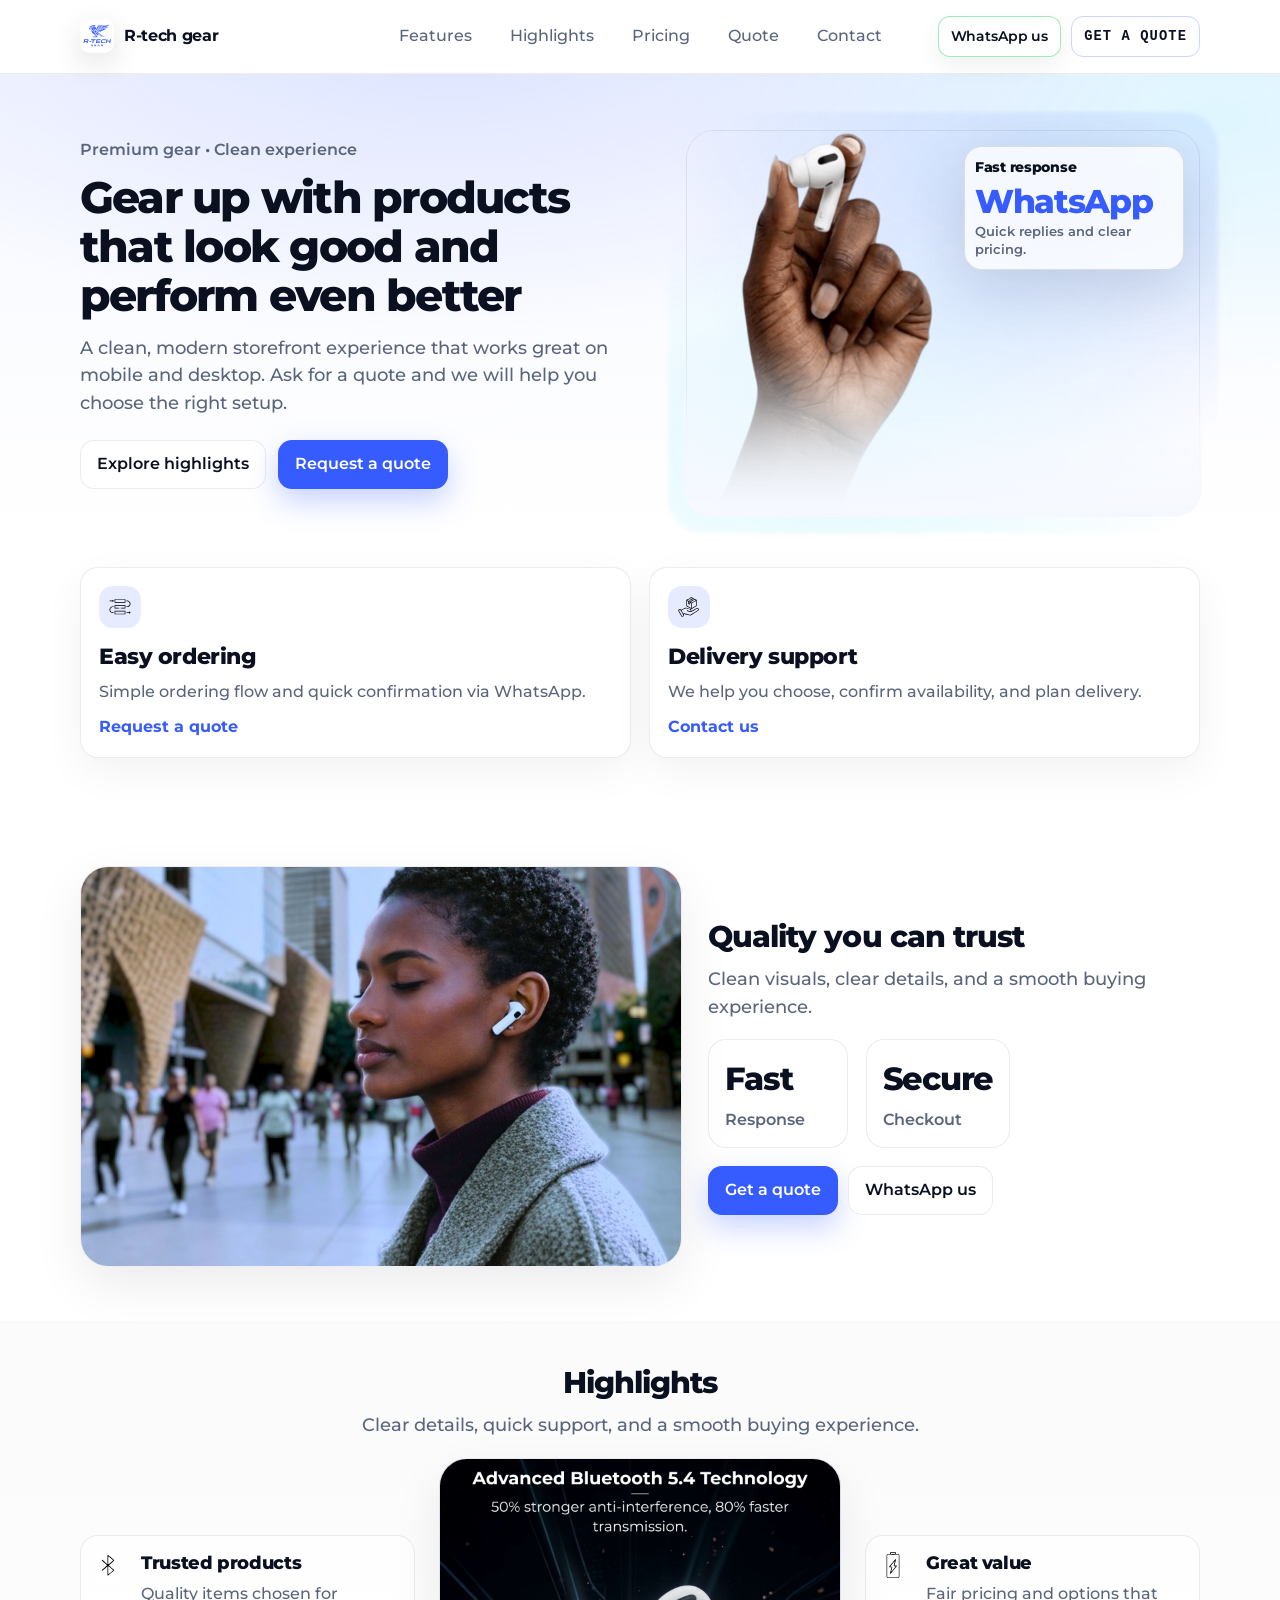
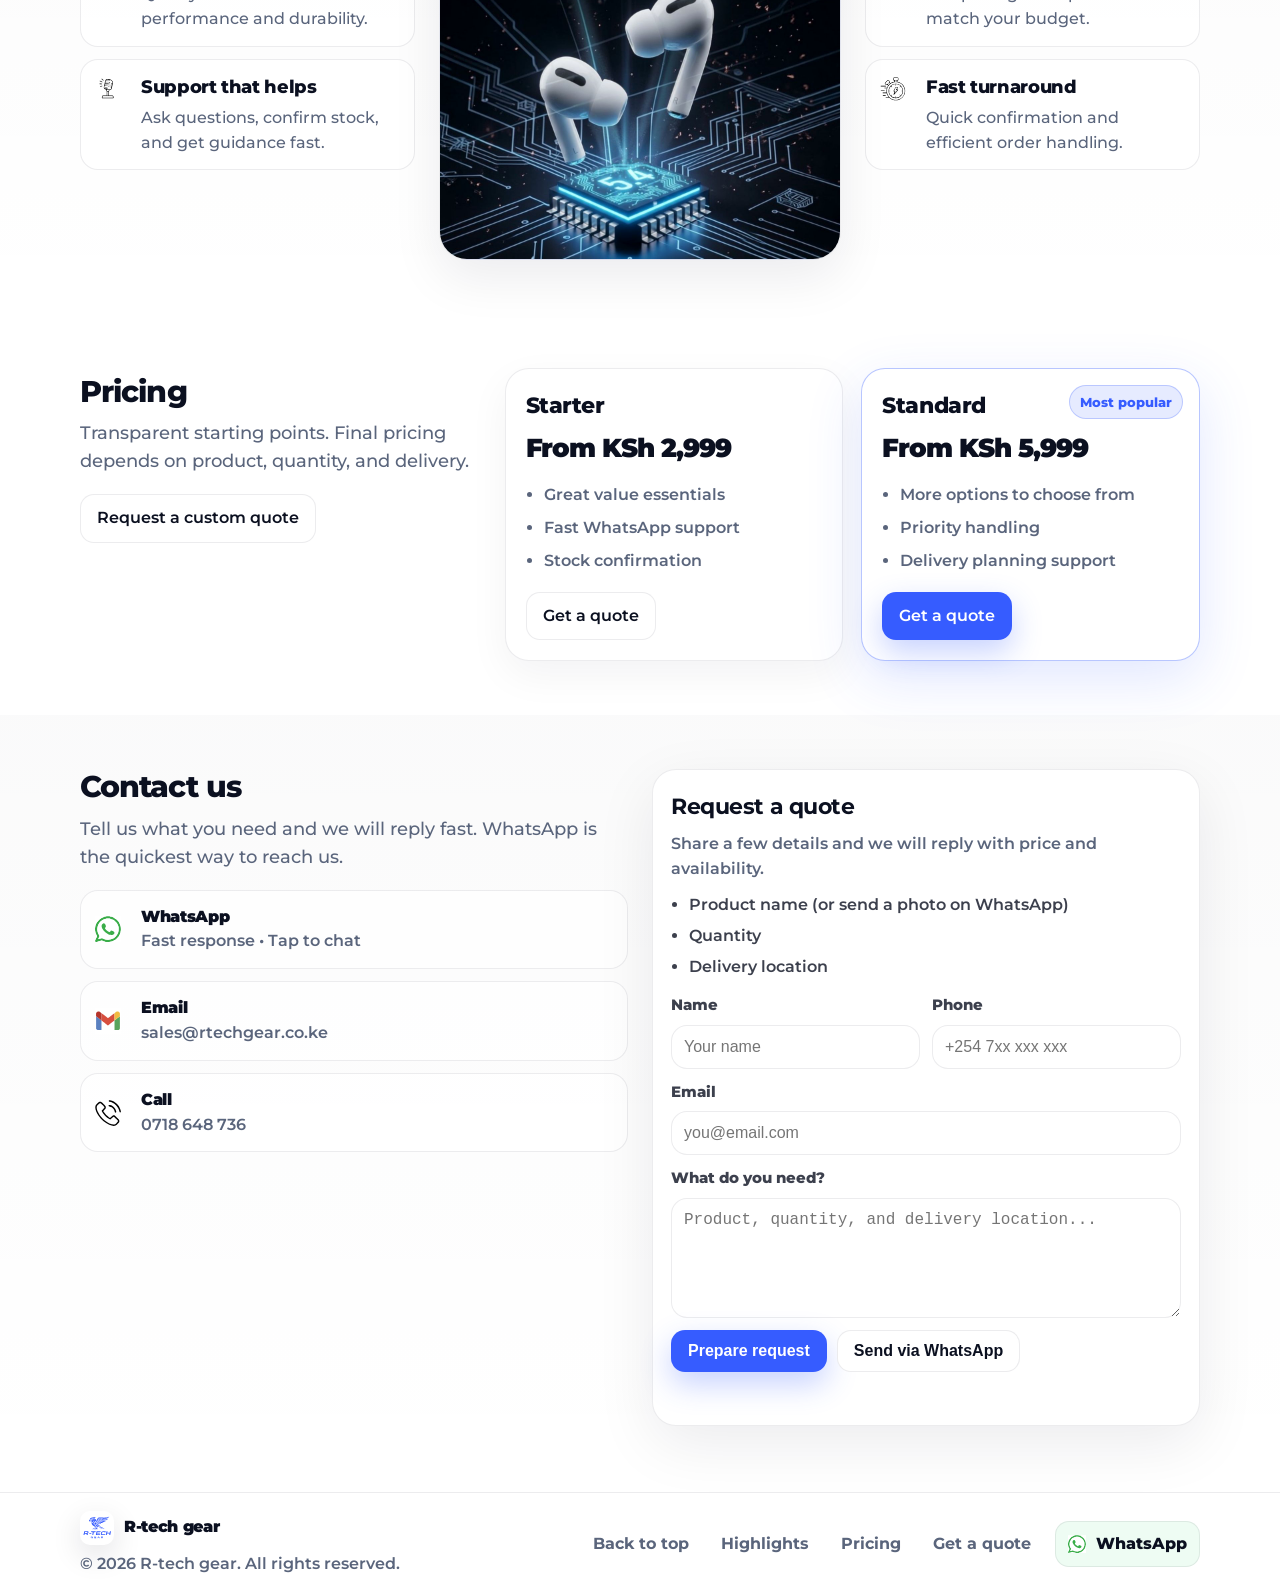
<file: index.html>
﻿<!doctype html>
<html lang="en">
  <head>
    <meta charset="UTF-8" />
    <meta name="viewport" content="width=device-width, initial-scale=1.0" />
    <title>R-tech gear</title>
    <meta name="description" content="R-tech gear - quality gear and accessories. Request a quote or contact us on WhatsApp." />
    <link rel="icon" href="assets/icons/favicon.svg?v=3" type="image/svg+xml" />
    <link rel="icon" href="assets/icons/rtechgear_favicon.ico?v=3" type="image/x-icon" />
    <link rel="preconnect" href="https://fonts.googleapis.com" />
    <link rel="preconnect" href="https://fonts.gstatic.com" crossorigin />
    <link
      href="https://fonts.googleapis.com/css2?family=Montserrat:wght@400;500;600;700;800&display=swap"
      rel="stylesheet"
    />
    <link rel="stylesheet" href="styles.css" />
  </head>
  <body>
    <a class="skip-link" href="#main">Skip to content</a>

    <header class="header" id="top">
      <div class="container header__inner">
        <a class="brand" href="#top" aria-label="R-tech gear home">
          <img class="brand__logo" src="assets/icons/logo.svg" alt="R-tech gear logo" width="34" height="34" />
          <span class="brand__name">R-tech gear</span>
        </a>

        <nav class="nav" aria-label="Primary">
          <button class="nav__toggle" id="navToggle" aria-expanded="false" aria-controls="navMenu">
            <span class="nav__toggleLines" aria-hidden="true"></span>
            <span class="sr-only">Open menu</span>
          </button>
          <div class="nav__menu" id="navMenu">
            <a class="nav__link" href="#features">Features</a>
            <a class="nav__link" href="#highlights">Highlights</a>
            <a class="nav__link" href="#pricing">Pricing</a>
            <a class="nav__link" href="#quote">Quote</a>
            <a class="nav__link" href="#contact">Contact</a>
            <div class="nav__ctaMobile" aria-label="Quick actions">
              <a class="btn btn--wa" id="whatsAppUsNav" href="#" target="_blank" rel="noreferrer">WhatsApp us</a>
              <a class="btn btn--primary" href="#pricing">Get pricing</a>
            </div>
          </div>
        </nav>

        <div class="header__cta">
          <a class="btn btn--sm btn--wa" id="whatsAppUsTop" href="#" target="_blank" rel="noreferrer">WhatsApp us</a>
          <a class="btn btn--sm btn--quote" id="getQuoteTop" href="#quote">Get a quote</a>
        </div>
      </div>
    </header>

    <main id="main">
      <section class="hero">
        <div class="container hero__grid">
          <div class="hero__copy">
            <p class="eyebrow">Premium gear • Clean experience</p>
            <h1 class="hero__title">Gear up with products that look good and perform even better</h1>
            <p class="hero__subtitle">A clean, modern storefront experience that works great on mobile and desktop. Ask for a quote and we will help you choose the right setup.</p>
            <div class="hero__actions">
              <a class="btn btn--ghost" href="#highlights">Explore highlights</a>
              <a class="btn btn--primary" href="#pricing">Request a quote</a>
            </div>
          </div>

          <div class="hero__media hero__media--fade" aria-label="Product hero image">
            <div class="media-badge" aria-hidden="true">
              <div class="media-badge__title">Fast response</div>
              <div class="media-badge__spec">WhatsApp</div>
              <div class="media-badge__text">Quick replies and clear pricing.</div>
            </div>
            <img src="assets/images/hero-product.png" alt="Product image" width="1200" height="1200" loading="eager" />
          </div>
        </div>
      </section>

      <section class="feature-row" id="features">
        <div class="container feature-row__grid">
          <article class="card card--feature">
            <div class="card__icon" aria-hidden="true"><img src="assets/icons/phone.svg?v=3" alt="" /></div>
            <h3 class="card__title">Easy ordering</h3>
            <p class="card__text">Simple ordering flow and quick confirmation via WhatsApp.</p>
            <a class="card__link" href="#quote">Request a quote</a>
          </article>

          <article class="card card--feature">
            <div class="card__icon" aria-hidden="true"><img src="assets/icons/gps.svg?v=3" alt="" /></div>
            <h3 class="card__title">Delivery support</h3>
            <p class="card__text">We help you choose, confirm availability, and plan delivery.</p>
            <a class="card__link" href="#contact">Contact us</a>
          </article>
        </div>
      </section>

      <section class="split">
        <div class="container split__grid">
          <div class="split__media">
            <img src="assets/images/section-band.jpg" alt="Product image" width="1200" height="1200" loading="lazy" />
          </div>
          <div class="split__copy">
            <h2 class="section-title">Quality you can trust</h2>
            <p class="section-subtitle">Clean visuals, clear details, and a smooth buying experience.</p>
            <div class="stats">
              <div class="stat"><div class="stat__value">Fast</div><div class="stat__label">Response</div></div>
              <div class="stat"><div class="stat__value">Secure</div><div class="stat__label">Checkout</div></div>
            </div>
            <div class="split__actions">
              <a class="btn btn--primary" href="#quote">Get a quote</a>
              <a class="btn btn--ghost" id="whatsAppUsMid" href="#" target="_blank" rel="noreferrer">WhatsApp us</a>
            </div>
          </div>
        </div>
      </section>

      <section class="services" id="highlights">
        <div class="container">
          <header class="section-head">
            <h2 class="section-title">Highlights</h2>
            <p class="section-subtitle">Clear details, quick support, and a smooth buying experience.</p>
          </header>

          <div class="services__grid">
            <div class="services__list">
              <div class="icon-row">
                <img src="assets/icons/fitness.svg" alt="" aria-hidden="true" />
                <div>
                  <h3 class="icon-row__title">Trusted products</h3>
                  <p class="icon-row__text">Quality items chosen for performance and durability.</p>
                </div>
              </div>
              <div class="icon-row">
                <img src="assets/icons/heart.svg" alt="" aria-hidden="true" />
                <div>
                  <h3 class="icon-row__title">Support that helps</h3>
                  <p class="icon-row__text">Ask questions, confirm stock, and get guidance fast.</p>
                </div>
              </div>
            </div>

            <div class="services__product" aria-label="Highlights gallery">
              <div class="carousel" id="highlightsCarousel" aria-label="Highlights slider">
                <div class="carousel__track" tabindex="0">
                  <div class="carousel__slide">
                    <img src="assets/images/center-product.jpg" alt="Highlight image 1" width="1200" height="1200" loading="lazy" />
                  </div>
                  <div class="carousel__slide">
                    <img src="assets/images/section-band.jpg" alt="Highlight image 2" width="1200" height="1200" loading="lazy" />
                  </div>
                  <div class="carousel__slide">
                    <img src="assets/images/hero-product.jpg" alt="Highlight image 3" width="1200" height="1200" loading="lazy" />
                  </div>
                </div>
              </div>
            </div>

            <div class="services__list">
              <div class="icon-row">
                <img src="assets/icons/battery.svg" alt="" aria-hidden="true" />
                <div>
                  <h3 class="icon-row__title">Great value</h3>
                  <p class="icon-row__text">Fair pricing and options that match your budget.</p>
                </div>
              </div>
              <div class="icon-row">
                <img src="assets/icons/alarm.svg" alt="" aria-hidden="true" />
                <div>
                  <h3 class="icon-row__title">Fast turnaround</h3>
                  <p class="icon-row__text">Quick confirmation and efficient order handling.</p>
                </div>
              </div>
            </div>
          </div>
        </div>
      </section>

      <section class="pricing" id="pricing">
        <div class="container pricing__grid">
          <div class="pricing__intro">
            <h2 class="section-title">Pricing</h2>
            <p class="section-subtitle">Transparent starting points. Final pricing depends on product, quantity, and delivery.</p>
            <a class="btn btn--ghost" href="#quote">Request a custom quote</a>
          </div>

          <article class="plan">
            <h3 class="plan__name">Starter</h3>
            <div class="plan__price">From KSh 2,999</div>
            <ul class="plan__list">
              <li>Great value essentials</li>
              <li>Fast WhatsApp support</li>
              <li>Stock confirmation</li>
            </ul>
            <a class="btn btn--ghost" href="#quote">Get a quote</a>
          </article>

          <article class="plan plan--highlight">
            <div class="plan__badge">Most popular</div>
            <h3 class="plan__name">Standard</h3>
            <div class="plan__price">From KSh 5,999</div>
            <ul class="plan__list">
              <li>More options to choose from</li>
              <li>Priority handling</li>
              <li>Delivery planning support</li>
            </ul>
            <a class="btn btn--primary" href="#quote">Get a quote</a>
          </article>
        </div>
      </section>

      <section class="contact" id="contact">
        <div class="container contact__grid">
          <div>
            <h2 class="section-title">Contact us</h2>
            <p class="section-subtitle">Tell us what you need and we will reply fast. WhatsApp is the quickest way to reach us.</p>

            <div class="contact-cards">
              <a class="contact-card" id="waCardLink" href="#" target="_blank" rel="noreferrer">
                <img src="assets/icons/whatsapp.svg" alt="" aria-hidden="true" />
                <div>
                  <div class="contact-card__title">WhatsApp</div>
                  <div class="contact-card__text">Fast response • Tap to chat</div>
                </div>
              </a>
              <a class="contact-card" href="mailto:sales@rtechgear.co.ke">
                <img src="assets/icons/mail.svg" alt="" aria-hidden="true" />
                <div>
                  <div class="contact-card__title">Email</div>
                  <div class="contact-card__text">sales@rtechgear.co.ke</div>
                </div>
              </a>
              <a class="contact-card" href="tel:+254718648736">
                <img src="assets/icons/contact.svg" alt="" aria-hidden="true" />
                <div>
                  <div class="contact-card__title">Call</div>
                  <div class="contact-card__text">0718 648 736</div>
                </div>
              </a>
            </div>
          </div>

          <form class="form" id="quote" autocomplete="on">
            <h3 class="form__title">Request a quote</h3>
            <p class="form__lede">Share a few details and we will reply with price and availability.</p>
            <ul class="form__bullets" aria-label="What to include">
              <li>Product name (or send a photo on WhatsApp)</li>
              <li>Quantity</li>
              <li>Delivery location</li>
            </ul>
            <div class="form__row">
              <label class="field"><span class="field__label">Name</span><input class="field__input" name="name" type="text" placeholder="Your name" required /></label>
              <label class="field"><span class="field__label">Phone</span><input class="field__input" name="phone" type="tel" placeholder="+254 7xx xxx xxx" required /></label>
            </div>
            <label class="field"><span class="field__label">Email</span><input class="field__input" name="email" type="email" placeholder="you@email.com" /></label>
            <label class="field">
              <span class="field__label">What do you need?</span>
              <textarea class="field__input field__input--area" name="message" rows="5" placeholder="Product, quantity, and delivery location..." required></textarea>
            </label>
            <div class="form__actions">
              <button class="btn btn--primary" type="submit">Prepare request</button>
              <button class="btn btn--ghost" id="sendViaWhatsApp" type="button">Send via WhatsApp</button>
            </div>
            <p class="form__hint" id="formHint" role="status" aria-live="polite"></p>
          </form>
        </div>
      </section>
    </main>

    <footer class="footer">
      <div class="container footer__inner">
        <div class="footer__left">
          <div class="footer__brand">
            <img class="footer__logo" src="assets/icons/logo.svg" alt="" aria-hidden="true" width="34" height="34" />
            <span>R-tech gear</span>
          </div>
          <div class="footer__muted">© <span id="year"></span> R-tech gear. All rights reserved.</div>
        </div>
        <div class="footer__right">
          <div class="footer__links" aria-label="Footer links">
            <a class="footer__link" href="#top">Back to top</a>
            <a class="footer__link" href="#highlights">Highlights</a>
            <a class="footer__link" href="#pricing">Pricing</a>
            <a class="footer__link" href="#quote">Get a quote</a>
          </div>
          <a class="footer__cta" id="waFooterLink" href="#" target="_blank" rel="noreferrer">
            <img src="assets/icons/whatsapp.svg" alt="" aria-hidden="true" />
            <span>WhatsApp</span>
          </a>
        </div>
      </div>
    </footer>
    <script src="main.js"></script>
  </body>
</html>
</file>
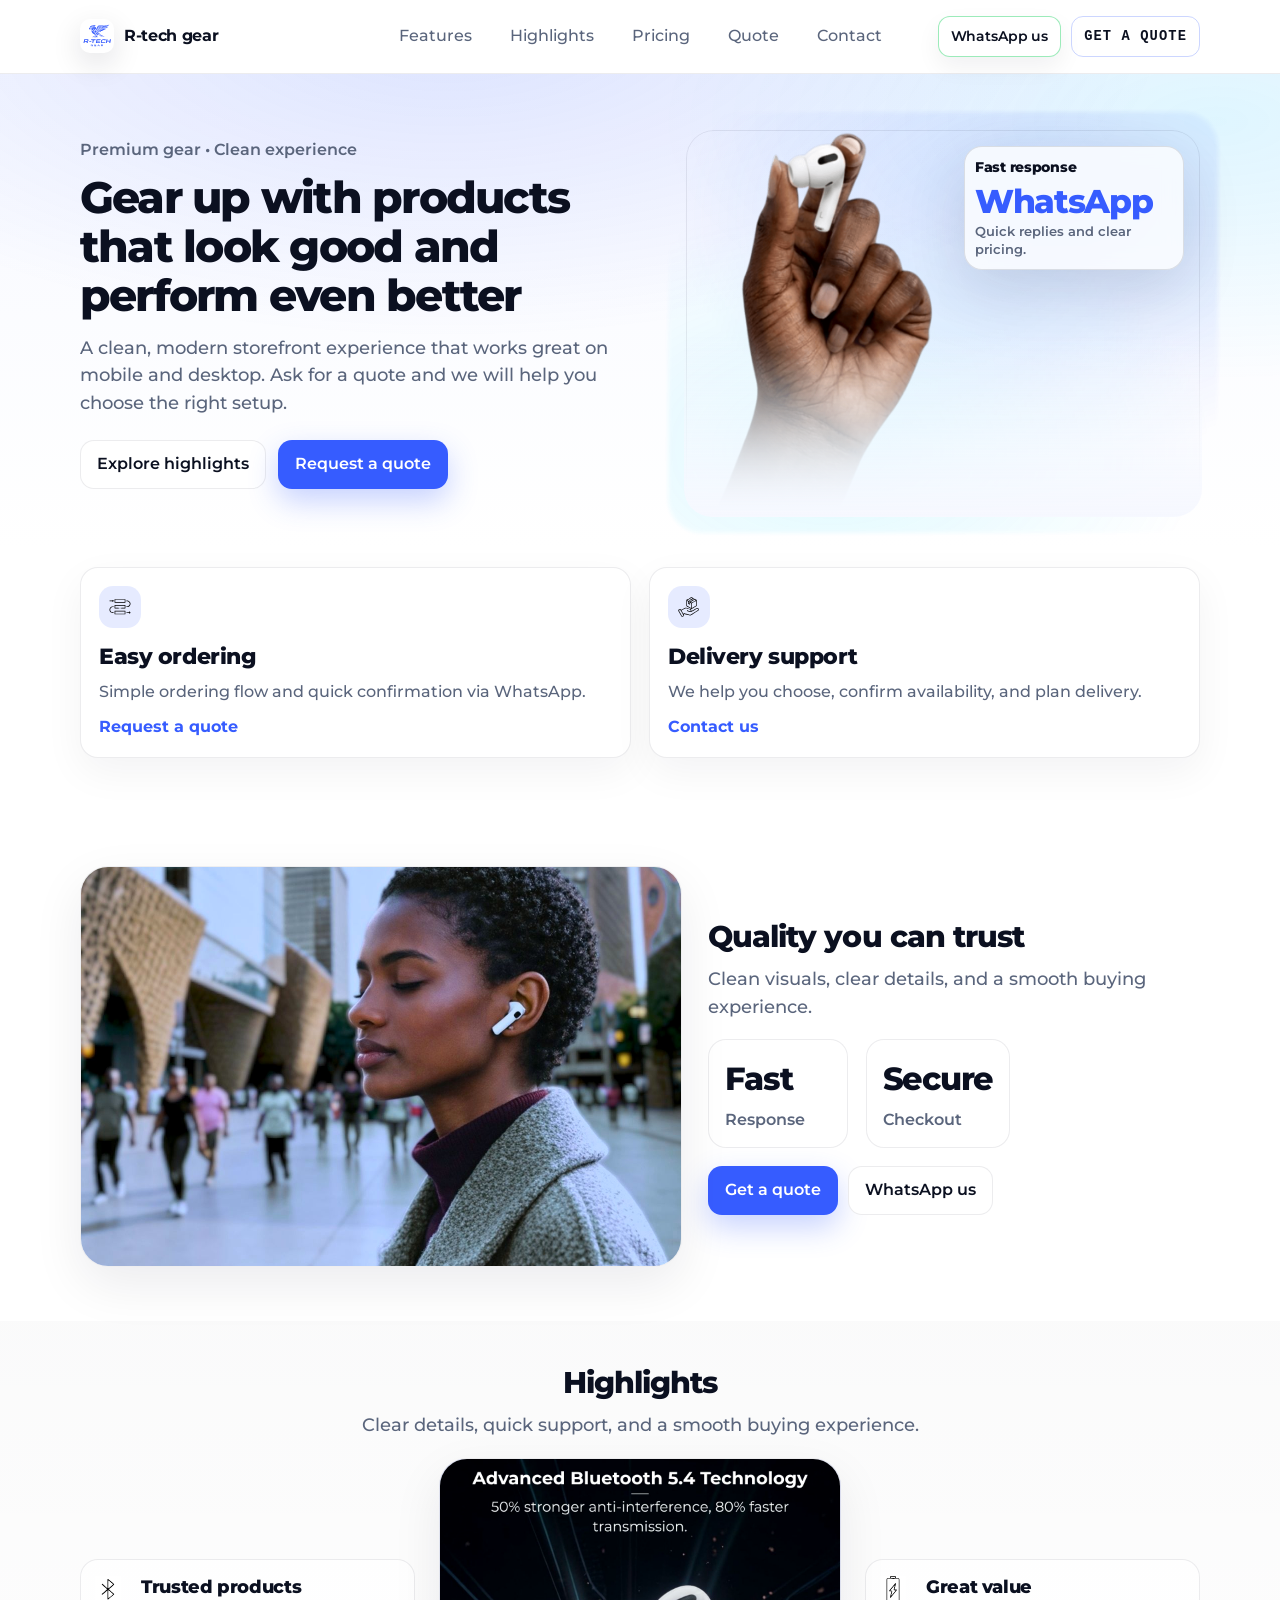
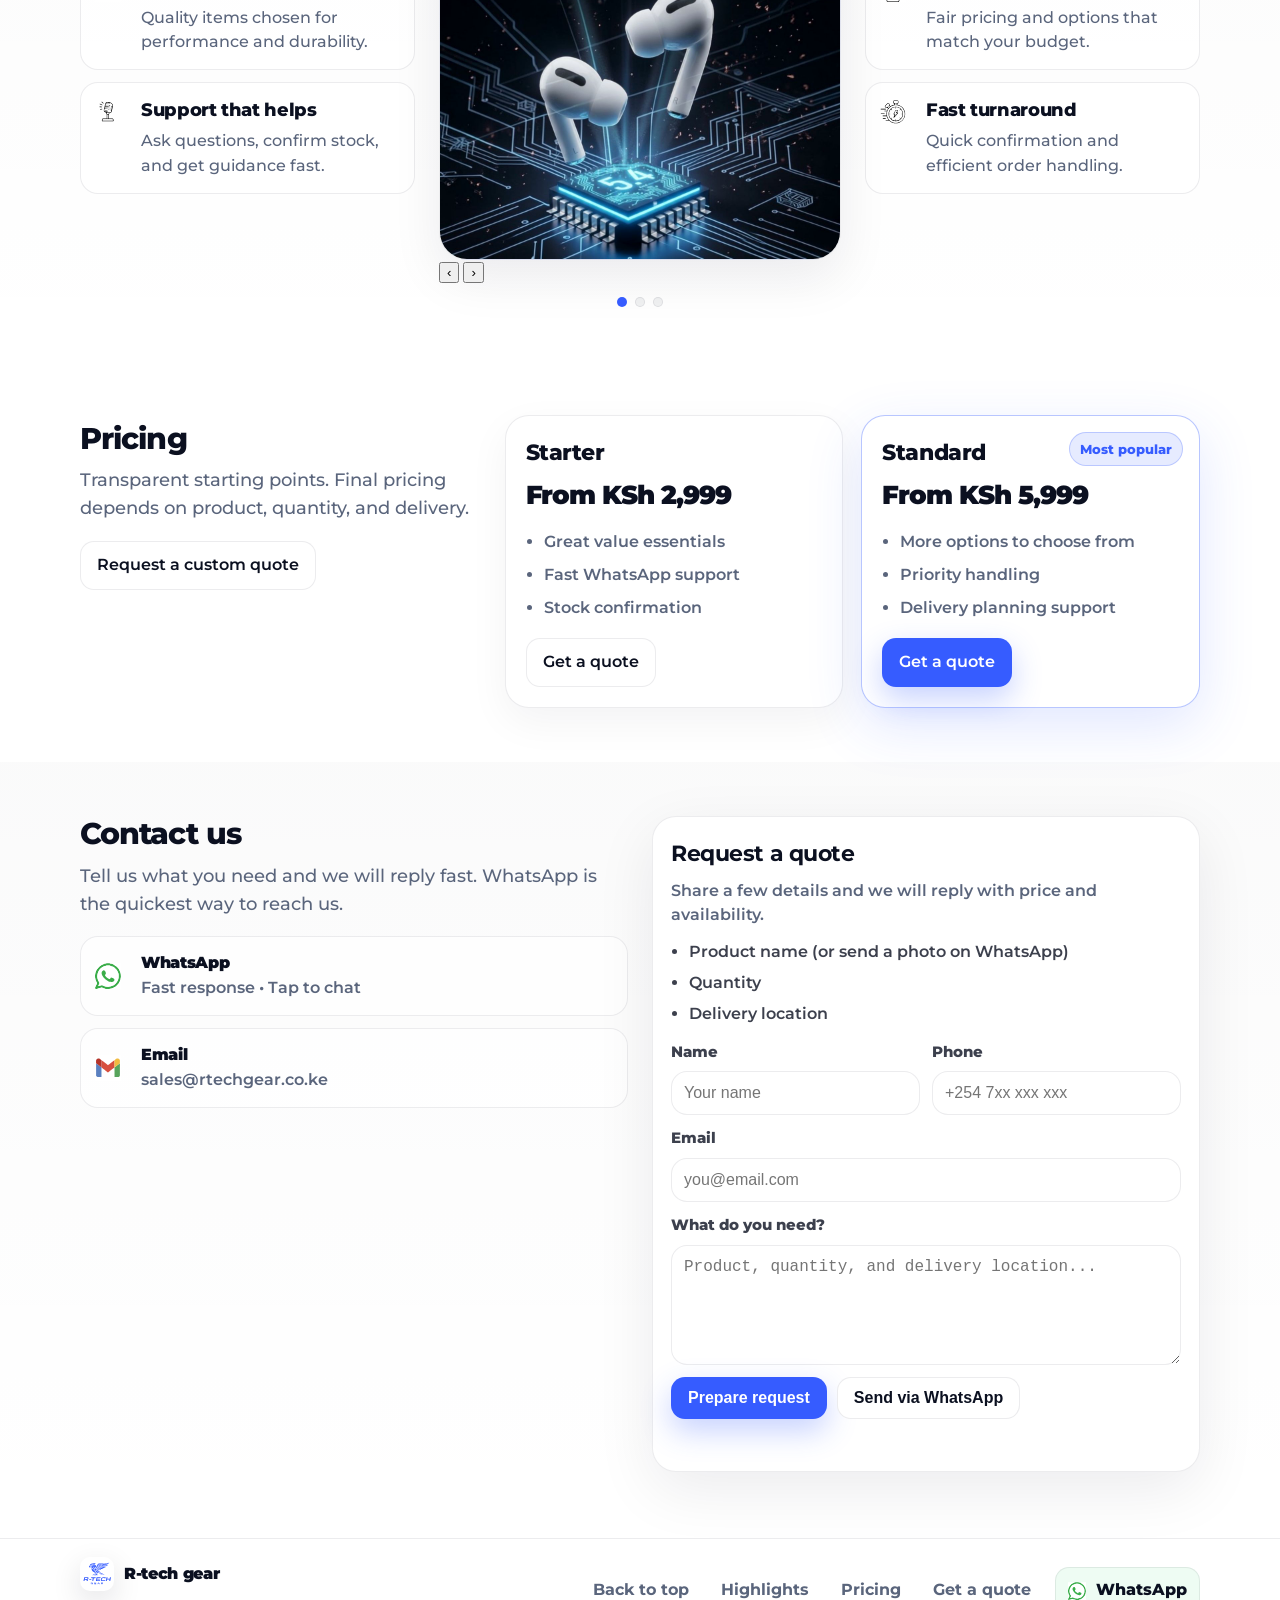
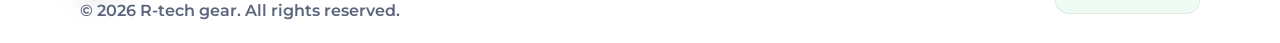
<file: index.hero2.html>
﻿<!doctype html>
<html lang="en">
  <head>
    <meta charset="UTF-8" />
    <meta name="viewport" content="width=device-width, initial-scale=1.0" />
    <title>R-tech gear</title>
    <meta name="description" content="R-tech gear - quality gear and accessories. Request a quote or contact us on WhatsApp." />
    <link rel="icon" href="assets/icons/favicon.svg" type="image/svg+xml" />
    <link rel="icon" href="assets/icons/rtechgear_favicon.ico" type="image/x-icon" />
    <link rel="preconnect" href="https://fonts.googleapis.com" />
    <link rel="preconnect" href="https://fonts.gstatic.com" crossorigin />
    <link
      href="https://fonts.googleapis.com/css2?family=Montserrat:wght@400;500;600;700;800&display=swap"
      rel="stylesheet"
    />
    <link rel="stylesheet" href="styles.css" />
  </head>
  <body>
    <a class="skip-link" href="#main">Skip to content</a>

    <header class="header" id="top">
      <div class="container header__inner">
        <a class="brand" href="#top" aria-label="R-tech gear home">
          <img class="brand__logo" src="assets/icons/logo.svg" alt="R-tech gear logo" width="34" height="34" />
          <span class="brand__name">R-tech gear</span>
        </a>

        <nav class="nav" aria-label="Primary">
          <button class="nav__toggle" id="navToggle" aria-expanded="false" aria-controls="navMenu">
            <span class="nav__toggleLines" aria-hidden="true"></span>
            <span class="sr-only">Open menu</span>
          </button>
          <div class="nav__menu" id="navMenu">
            <a class="nav__link" href="#features">Features</a>
            <a class="nav__link" href="#highlights">Highlights</a>
            <a class="nav__link" href="#pricing">Pricing</a>
            <a class="nav__link" href="#quote">Quote</a>
            <a class="nav__link" href="#contact">Contact</a>
          </div>
        </nav>

        <div class="header__cta">
          <a class="btn btn--sm btn--wa" id="whatsAppUsTop" href="#" target="_blank" rel="noreferrer">WhatsApp us</a>
          <a class="btn btn--sm btn--quote" id="getQuoteTop" href="#quote">Get a quote</a>
        </div>
      </div>
    </header>

    <main id="main">
      <section class="hero">
        <div class="container hero__grid">
          <div class="hero__copy">
            <p class="eyebrow">Premium gear • Clean experience</p>
            <h1 class="hero__title">Gear up with products that look good and perform even better</h1>
            <p class="hero__subtitle">A clean, modern storefront experience that works great on mobile and desktop. Ask for a quote and we will help you choose the right setup.</p>
            <div class="hero__actions">
              <a class="btn btn--ghost" href="#highlights">Explore highlights</a>
              <a class="btn btn--primary" href="#quote">Request a quote</a>
            </div>
          </div>

          <div class="hero__media hero__media--fade" aria-label="Product hero image">
            <div class="media-badge" aria-hidden="true">
              <div class="media-badge__title">Fast response</div>
              <div class="media-badge__spec">WhatsApp</div>
              <div class="media-badge__text">Quick replies and clear pricing.</div>
            </div>
            <img src="assets/images/hero-product.png" alt="Product image" width="1200" height="1200" loading="eager" />
          </div>
        </div>
      </section>

      <section class="feature-row" id="features">
        <div class="container feature-row__grid">
          <article class="card card--feature">
            <div class="card__icon" aria-hidden="true"><img src="assets/icons/phone.svg" alt="" /></div>
            <h3 class="card__title">Easy ordering</h3>
            <p class="card__text">Simple ordering flow and quick confirmation via WhatsApp.</p>
            <a class="card__link" href="#quote">Request a quote</a>
          </article>

          <article class="card card--feature">
            <div class="card__icon" aria-hidden="true"><img src="assets/icons/gps.svg" alt="" /></div>
            <h3 class="card__title">Delivery support</h3>
            <p class="card__text">We help you choose, confirm availability, and plan delivery.</p>
            <a class="card__link" href="#contact">Contact us</a>
          </article>
        </div>
      </section>

      <section class="split">
        <div class="container split__grid">
          <div class="split__media">
            <img src="assets/images/section-band.jpg" alt="Product image" width="1200" height="1200" loading="lazy" />
          </div>
          <div class="split__copy">
            <h2 class="section-title">Quality you can trust</h2>
            <p class="section-subtitle">Clean visuals, clear details, and a smooth buying experience.</p>
            <div class="stats">
              <div class="stat"><div class="stat__value">Fast</div><div class="stat__label">Response</div></div>
              <div class="stat"><div class="stat__value">Secure</div><div class="stat__label">Checkout</div></div>
            </div>
            <div class="split__actions">
              <a class="btn btn--primary" href="#quote">Get a quote</a>
              <a class="btn btn--ghost" id="whatsAppUsMid" href="#" target="_blank" rel="noreferrer">WhatsApp us</a>
            </div>
          </div>
        </div>
      </section>

      <section class="services" id="highlights">
        <div class="container">
          <header class="section-head">
            <h2 class="section-title">Highlights</h2>
            <p class="section-subtitle">Clear details, quick support, and a smooth buying experience.</p>
          </header>

          <div class="services__grid">
            <div class="services__list">
              <div class="icon-row">
                <img src="assets/icons/fitness.svg" alt="" aria-hidden="true" />
                <div>
                  <h3 class="icon-row__title">Trusted products</h3>
                  <p class="icon-row__text">Quality items chosen for performance and durability.</p>
                </div>
              </div>
              <div class="icon-row">
                <img src="assets/icons/heart.svg" alt="" aria-hidden="true" />
                <div>
                  <h3 class="icon-row__title">Support that helps</h3>
                  <p class="icon-row__text">Ask questions, confirm stock, and get guidance fast.</p>
                </div>
              </div>
            </div>

            <div class="services__product" aria-label="Highlights gallery">
              <div class="carousel" id="highlightsCarousel" aria-label="Highlights slider">
                <div class="carousel__track" tabindex="0">
                  <div class="carousel__slide">
                    <img src="assets/images/center-product.jpg" alt="Highlight image 1" width="1200" height="1200" loading="lazy" />
                  </div>
                  <div class="carousel__slide">
                    <img src="assets/images/section-band.jpg" alt="Highlight image 2" width="1200" height="1200" loading="lazy" />
                  </div>
                  <div class="carousel__slide">
                    <img src="assets/images/hero-product.jpg" alt="Highlight image 3" width="1200" height="1200" loading="lazy" />
                  </div>
                </div>
                <button class="carousel__btn carousel__btn--prev" type="button" data-carousel="prev" aria-label="Previous highlight">‹</button>
                <button class="carousel__btn carousel__btn--next" type="button" data-carousel="next" aria-label="Next highlight">›</button>
                <div class="dots" aria-label="Highlights pagination">
                  <button class="dot dot--active" type="button" data-slide="0" aria-label="Slide 1"></button>
                  <button class="dot" type="button" data-slide="1" aria-label="Slide 2"></button>
                  <button class="dot" type="button" data-slide="2" aria-label="Slide 3"></button>
                </div>
              </div>
            </div>

            <div class="services__list">
              <div class="icon-row">
                <img src="assets/icons/battery.svg" alt="" aria-hidden="true" />
                <div>
                  <h3 class="icon-row__title">Great value</h3>
                  <p class="icon-row__text">Fair pricing and options that match your budget.</p>
                </div>
              </div>
              <div class="icon-row">
                <img src="assets/icons/alarm.svg" alt="" aria-hidden="true" />
                <div>
                  <h3 class="icon-row__title">Fast turnaround</h3>
                  <p class="icon-row__text">Quick confirmation and efficient order handling.</p>
                </div>
              </div>
            </div>
          </div>
        </div>
      </section>

      <section class="pricing" id="pricing">
        <div class="container pricing__grid">
          <div class="pricing__intro">
            <h2 class="section-title">Pricing</h2>
            <p class="section-subtitle">Transparent starting points. Final pricing depends on product, quantity, and delivery.</p>
            <a class="btn btn--ghost" href="#quote">Request a custom quote</a>
          </div>

          <article class="plan">
            <h3 class="plan__name">Starter</h3>
            <div class="plan__price">From KSh 2,999</div>
            <ul class="plan__list">
              <li>Great value essentials</li>
              <li>Fast WhatsApp support</li>
              <li>Stock confirmation</li>
            </ul>
            <a class="btn btn--ghost" href="#quote">Get a quote</a>
          </article>

          <article class="plan plan--highlight">
            <div class="plan__badge">Most popular</div>
            <h3 class="plan__name">Standard</h3>
            <div class="plan__price">From KSh 5,999</div>
            <ul class="plan__list">
              <li>More options to choose from</li>
              <li>Priority handling</li>
              <li>Delivery planning support</li>
            </ul>
            <a class="btn btn--primary" href="#quote">Get a quote</a>
          </article>
        </div>
      </section>

      <section class="contact" id="contact">
        <div class="container contact__grid">
          <div>
            <h2 class="section-title">Contact us</h2>
            <p class="section-subtitle">Tell us what you need and we will reply fast. WhatsApp is the quickest way to reach us.</p>

            <div class="contact-cards">
              <a class="contact-card" id="waCardLink" href="#" target="_blank" rel="noreferrer">
                <img src="assets/icons/whatsapp.svg" alt="" aria-hidden="true" />
                <div>
                  <div class="contact-card__title">WhatsApp</div>
                  <div class="contact-card__text">Fast response • Tap to chat</div>
                </div>
              </a>
              <a class="contact-card" href="mailto:sales@rtechgear.co.ke">
                <img src="assets/icons/mail.svg" alt="" aria-hidden="true" />
                <div>
                  <div class="contact-card__title">Email</div>
                  <div class="contact-card__text">sales@rtechgear.co.ke</div>
                </div>
              </a>
            </div>
          </div>

          <form class="form" id="quote" autocomplete="on">
            <h3 class="form__title">Request a quote</h3>
            <p class="form__lede">Share a few details and we will reply with price and availability.</p>
            <ul class="form__bullets" aria-label="What to include">
              <li>Product name (or send a photo on WhatsApp)</li>
              <li>Quantity</li>
              <li>Delivery location</li>
            </ul>
            <div class="form__row">
              <label class="field"><span class="field__label">Name</span><input class="field__input" name="name" type="text" placeholder="Your name" required /></label>
              <label class="field"><span class="field__label">Phone</span><input class="field__input" name="phone" type="tel" placeholder="+254 7xx xxx xxx" required /></label>
            </div>
            <label class="field"><span class="field__label">Email</span><input class="field__input" name="email" type="email" placeholder="you@email.com" /></label>
            <label class="field">
              <span class="field__label">What do you need?</span>
              <textarea class="field__input field__input--area" name="message" rows="5" placeholder="Product, quantity, and delivery location..." required></textarea>
            </label>
            <div class="form__actions">
              <button class="btn btn--primary" type="submit">Prepare request</button>
              <button class="btn btn--ghost" id="sendViaWhatsApp" type="button">Send via WhatsApp</button>
            </div>
            <p class="form__hint" id="formHint" role="status" aria-live="polite"></p>
          </form>
        </div>
      </section>
    </main>

    <footer class="footer">
      <div class="container footer__inner">
        <div class="footer__left">
          <div class="footer__brand">
            <img class="footer__logo" src="assets/icons/logo.svg" alt="" aria-hidden="true" width="34" height="34" />
            <span>R-tech gear</span>
          </div>
          <div class="footer__muted">© <span id="year"></span> R-tech gear. All rights reserved.</div>
        </div>
        <div class="footer__right">
          <div class="footer__links" aria-label="Footer links">
            <a class="footer__link" href="#top">Back to top</a>
            <a class="footer__link" href="#highlights">Highlights</a>
            <a class="footer__link" href="#pricing">Pricing</a>
            <a class="footer__link" href="#quote">Get a quote</a>
          </div>
          <a class="footer__cta" id="waFooterLink" href="#" target="_blank" rel="noreferrer">
            <img src="assets/icons/whatsapp.svg" alt="" aria-hidden="true" />
            <span>WhatsApp</span>
          </a>
        </div>
      </div>
    </footer>
    <script src="main.js"></script>
  </body>
</html>
</file>
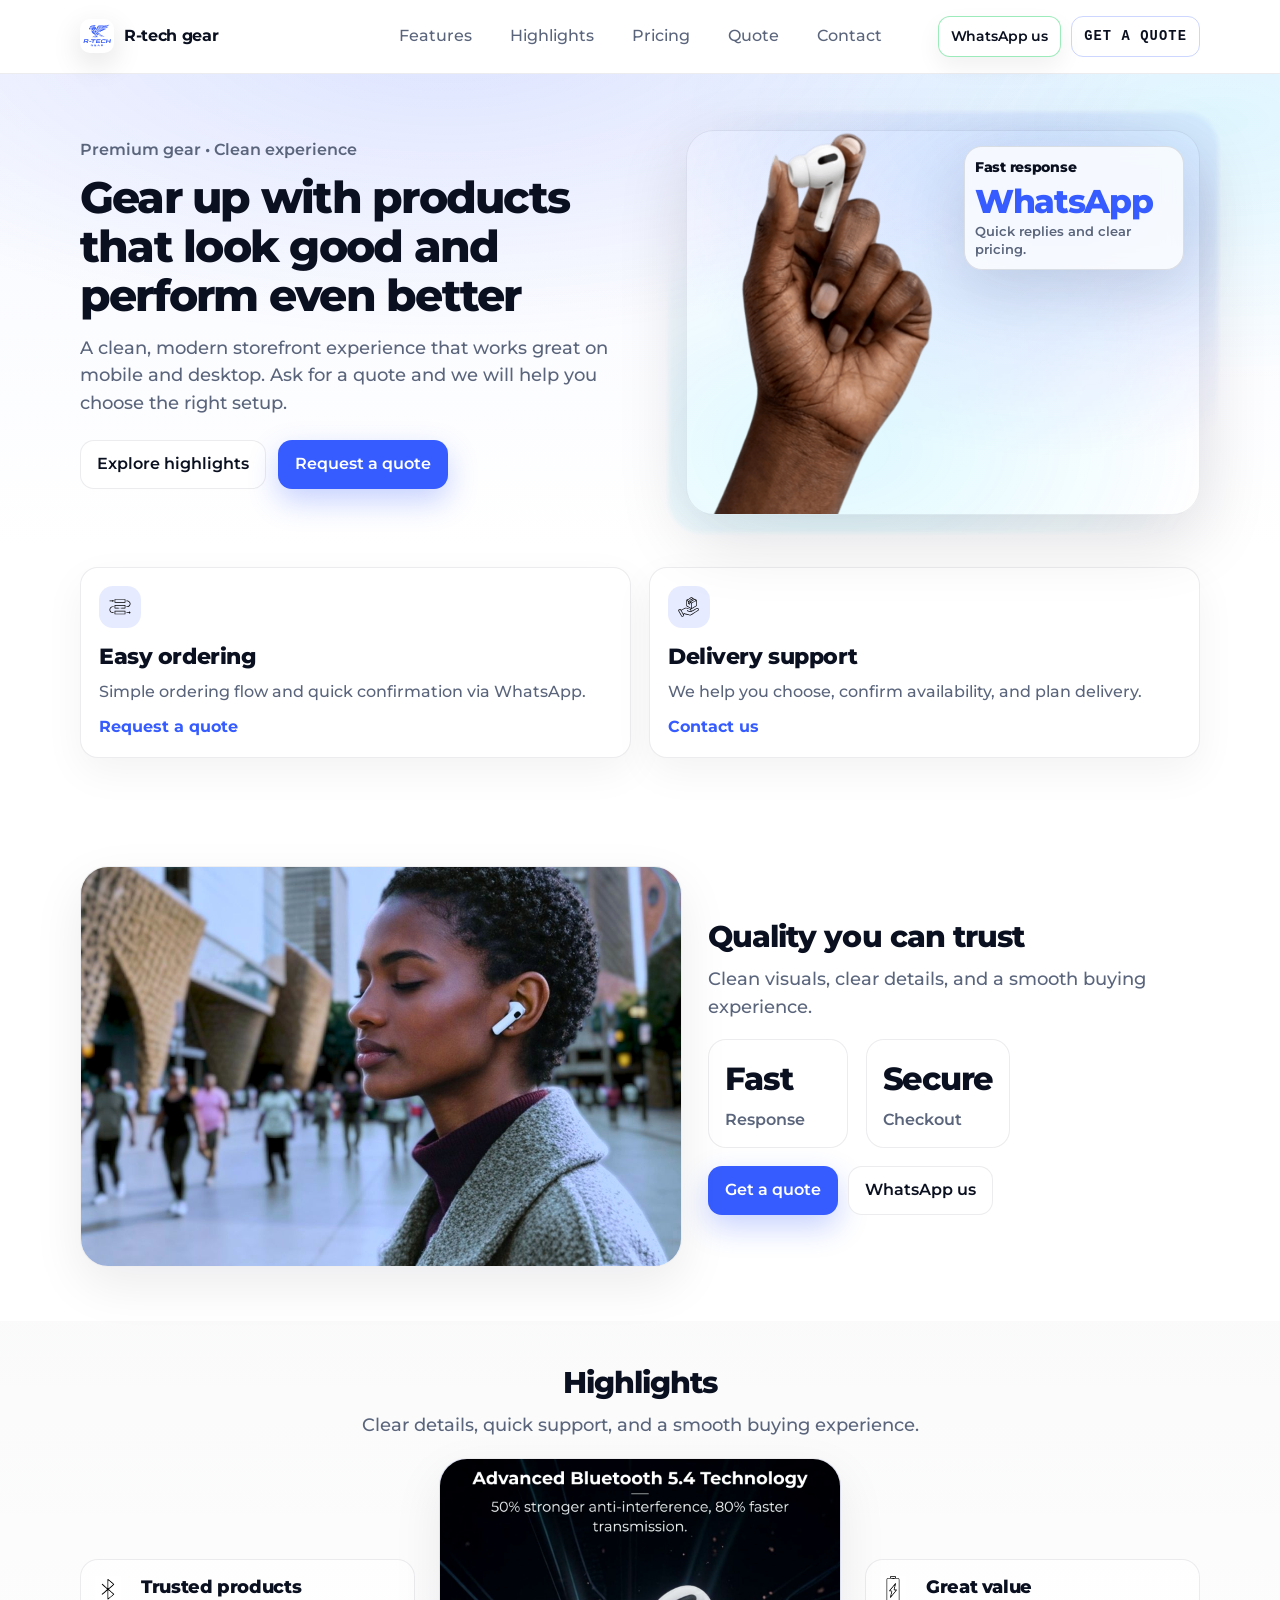
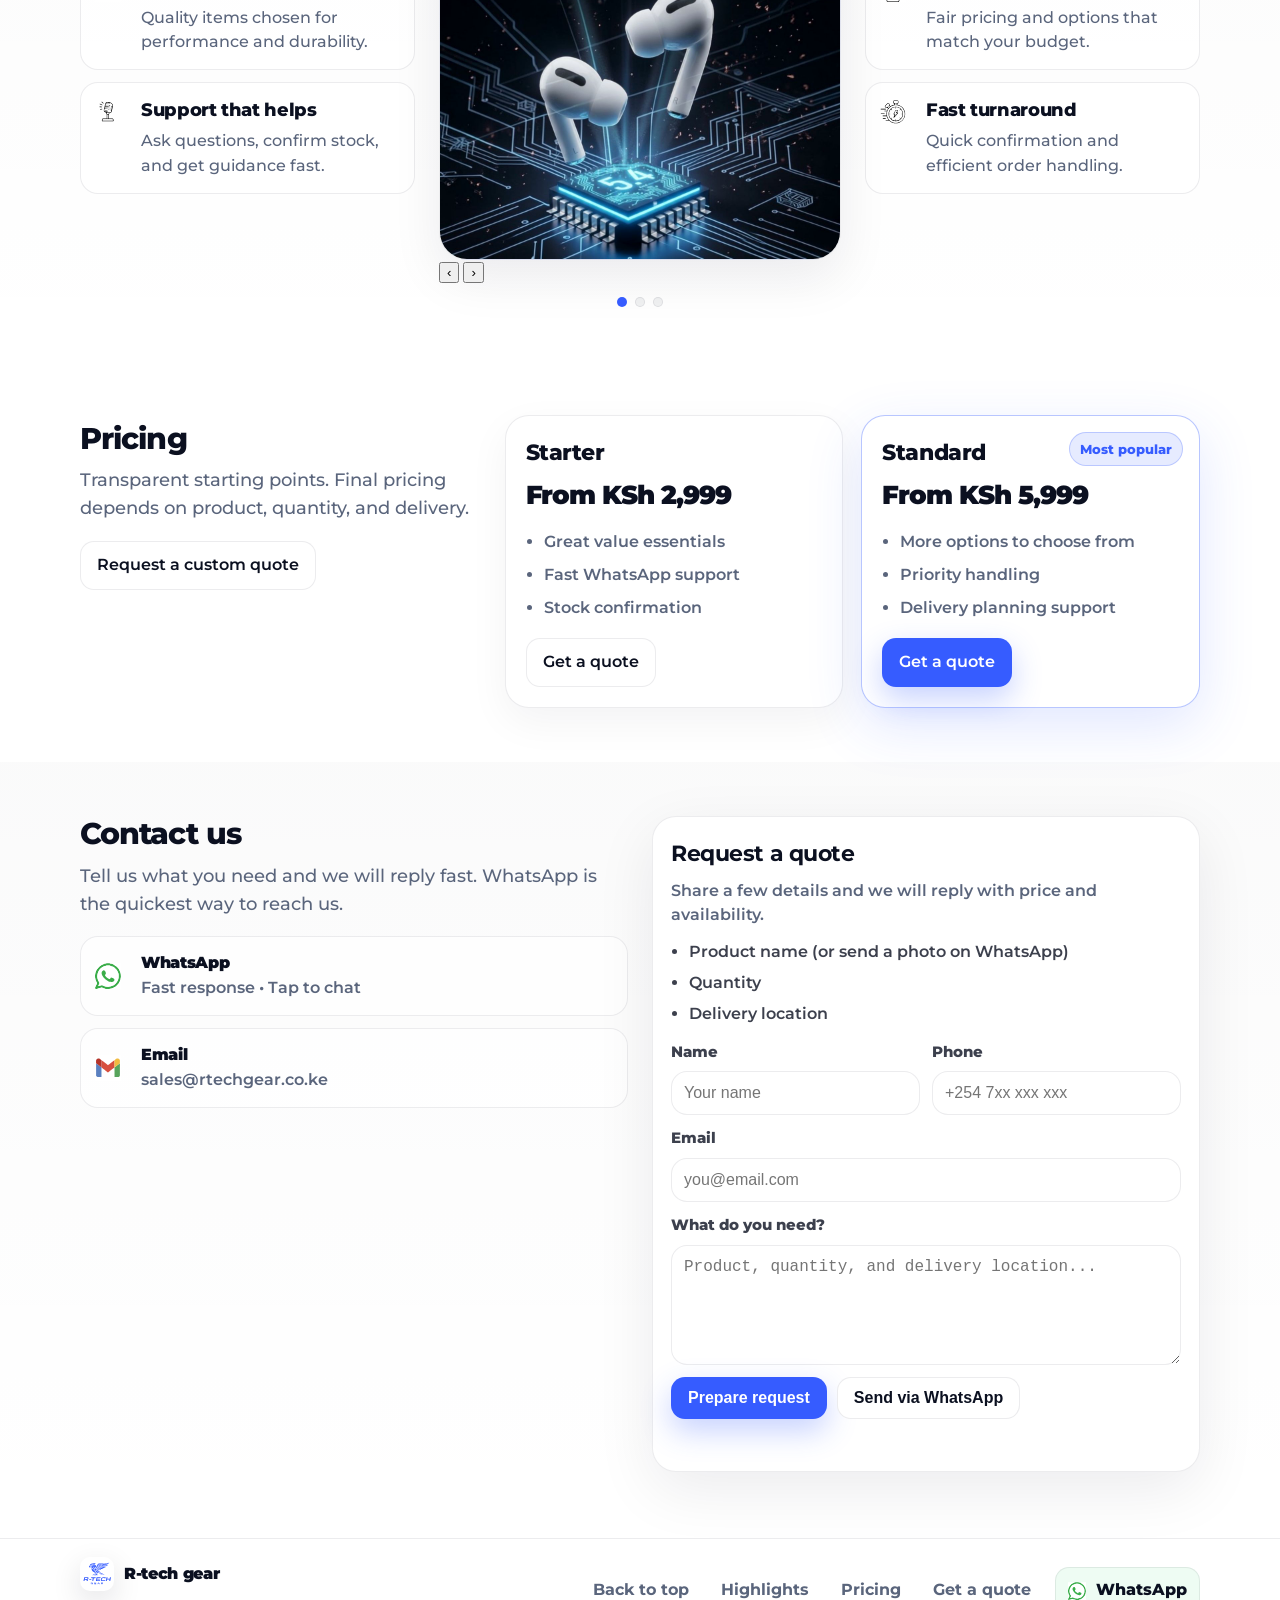
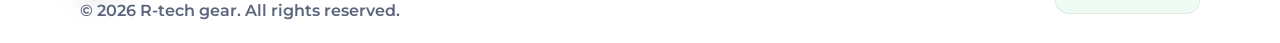
<file: index.homepage1.html>
﻿<!doctype html>
<html lang="en">
  <head>
    <meta charset="UTF-8" />
    <meta name="viewport" content="width=device-width, initial-scale=1.0" />
    <title>R-tech gear</title>
    <meta name="description" content="R-tech gear - quality gear and accessories. Request a quote or contact us on WhatsApp." />
    <link rel="icon" href="assets/icons/favicon.svg" type="image/svg+xml" />
    <link rel="icon" href="assets/icons/rtechgear_favicon.ico" type="image/x-icon" />
    <link rel="preconnect" href="https://fonts.googleapis.com" />
    <link rel="preconnect" href="https://fonts.gstatic.com" crossorigin />
    <link
      href="https://fonts.googleapis.com/css2?family=Montserrat:wght@400;500;600;700;800&display=swap"
      rel="stylesheet"
    />
    <link rel="stylesheet" href="styles.css" />
  </head>
  <body>
    <a class="skip-link" href="#main">Skip to content</a>

    <header class="header" id="top">
      <div class="container header__inner">
        <a class="brand" href="#top" aria-label="R-tech gear home">
          <img class="brand__logo" src="assets/icons/logo.svg" alt="R-tech gear logo" width="34" height="34" />
          <span class="brand__name">R-tech gear</span>
        </a>

        <nav class="nav" aria-label="Primary">
          <button class="nav__toggle" id="navToggle" aria-expanded="false" aria-controls="navMenu">
            <span class="nav__toggleLines" aria-hidden="true"></span>
            <span class="sr-only">Open menu</span>
          </button>
          <div class="nav__menu" id="navMenu">
            <a class="nav__link" href="#features">Features</a>
            <a class="nav__link" href="#highlights">Highlights</a>
            <a class="nav__link" href="#pricing">Pricing</a>
            <a class="nav__link" href="#quote">Quote</a>
            <a class="nav__link" href="#contact">Contact</a>
          </div>
        </nav>

        <div class="header__cta">
          <a class="btn btn--sm btn--wa" id="whatsAppUsTop" href="#" target="_blank" rel="noreferrer">WhatsApp us</a>
          <a class="btn btn--sm btn--quote" id="getQuoteTop" href="#quote">Get a quote</a>
        </div>
      </div>
    </header>

    <main id="main">
      <section class="hero">
        <div class="container hero__grid">
          <div class="hero__copy">
            <p class="eyebrow">Premium gear • Clean experience</p>
            <h1 class="hero__title">Gear up with products that look good and perform even better</h1>
            <p class="hero__subtitle">A clean, modern storefront experience that works great on mobile and desktop. Ask for a quote and we will help you choose the right setup.</p>
            <div class="hero__actions">
              <a class="btn btn--ghost" href="#highlights">Explore highlights</a>
              <a class="btn btn--primary" href="#quote">Request a quote</a>
            </div>
          </div>

          <div class="hero__media" aria-label="Product hero image">
            <div class="media-badge" aria-hidden="true">
              <div class="media-badge__title">Fast response</div>
              <div class="media-badge__spec">WhatsApp</div>
              <div class="media-badge__text">Quick replies and clear pricing.</div>
            </div>
            <img src="assets/images/hero-product.png" alt="Product image" width="1200" height="1200" loading="eager" />
          </div>
        </div>
      </section>

      <section class="feature-row" id="features">
        <div class="container feature-row__grid">
          <article class="card card--feature">
            <div class="card__icon" aria-hidden="true"><img src="assets/icons/phone.svg" alt="" /></div>
            <h3 class="card__title">Easy ordering</h3>
            <p class="card__text">Simple ordering flow and quick confirmation via WhatsApp.</p>
            <a class="card__link" href="#quote">Request a quote</a>
          </article>

          <article class="card card--feature">
            <div class="card__icon" aria-hidden="true"><img src="assets/icons/gps.svg" alt="" /></div>
            <h3 class="card__title">Delivery support</h3>
            <p class="card__text">We help you choose, confirm availability, and plan delivery.</p>
            <a class="card__link" href="#contact">Contact us</a>
          </article>
        </div>
      </section>

      <section class="split">
        <div class="container split__grid">
          <div class="split__media">
            <img src="assets/images/section-band.jpg" alt="Product image" width="1200" height="1200" loading="lazy" />
          </div>
          <div class="split__copy">
            <h2 class="section-title">Quality you can trust</h2>
            <p class="section-subtitle">Clean visuals, clear details, and a smooth buying experience.</p>
            <div class="stats">
              <div class="stat"><div class="stat__value">Fast</div><div class="stat__label">Response</div></div>
              <div class="stat"><div class="stat__value">Secure</div><div class="stat__label">Checkout</div></div>
            </div>
            <div class="split__actions">
              <a class="btn btn--primary" href="#quote">Get a quote</a>
              <a class="btn btn--ghost" id="whatsAppUsMid" href="#" target="_blank" rel="noreferrer">WhatsApp us</a>
            </div>
          </div>
        </div>
      </section>

      <section class="services" id="highlights">
        <div class="container">
          <header class="section-head">
            <h2 class="section-title">Highlights</h2>
            <p class="section-subtitle">Clear details, quick support, and a smooth buying experience.</p>
          </header>

          <div class="services__grid">
            <div class="services__list">
              <div class="icon-row">
                <img src="assets/icons/fitness.svg" alt="" aria-hidden="true" />
                <div>
                  <h3 class="icon-row__title">Trusted products</h3>
                  <p class="icon-row__text">Quality items chosen for performance and durability.</p>
                </div>
              </div>
              <div class="icon-row">
                <img src="assets/icons/heart.svg" alt="" aria-hidden="true" />
                <div>
                  <h3 class="icon-row__title">Support that helps</h3>
                  <p class="icon-row__text">Ask questions, confirm stock, and get guidance fast.</p>
                </div>
              </div>
            </div>

            <div class="services__product" aria-label="Highlights gallery">
              <div class="carousel" id="highlightsCarousel" aria-label="Highlights slider">
                <div class="carousel__track" tabindex="0">
                  <div class="carousel__slide">
                    <img src="assets/images/center-product.jpg" alt="Highlight image 1" width="1200" height="1200" loading="lazy" />
                  </div>
                  <div class="carousel__slide">
                    <img src="assets/images/section-band.jpg" alt="Highlight image 2" width="1200" height="1200" loading="lazy" />
                  </div>
                  <div class="carousel__slide">
                    <img src="assets/images/hero-product.jpg" alt="Highlight image 3" width="1200" height="1200" loading="lazy" />
                  </div>
                </div>
                <button class="carousel__btn carousel__btn--prev" type="button" data-carousel="prev" aria-label="Previous highlight">‹</button>
                <button class="carousel__btn carousel__btn--next" type="button" data-carousel="next" aria-label="Next highlight">›</button>
                <div class="dots" aria-label="Highlights pagination">
                  <button class="dot dot--active" type="button" data-slide="0" aria-label="Slide 1"></button>
                  <button class="dot" type="button" data-slide="1" aria-label="Slide 2"></button>
                  <button class="dot" type="button" data-slide="2" aria-label="Slide 3"></button>
                </div>
              </div>
            </div>

            <div class="services__list">
              <div class="icon-row">
                <img src="assets/icons/battery.svg" alt="" aria-hidden="true" />
                <div>
                  <h3 class="icon-row__title">Great value</h3>
                  <p class="icon-row__text">Fair pricing and options that match your budget.</p>
                </div>
              </div>
              <div class="icon-row">
                <img src="assets/icons/alarm.svg" alt="" aria-hidden="true" />
                <div>
                  <h3 class="icon-row__title">Fast turnaround</h3>
                  <p class="icon-row__text">Quick confirmation and efficient order handling.</p>
                </div>
              </div>
            </div>
          </div>
        </div>
      </section>

      <section class="pricing" id="pricing">
        <div class="container pricing__grid">
          <div class="pricing__intro">
            <h2 class="section-title">Pricing</h2>
            <p class="section-subtitle">Transparent starting points. Final pricing depends on product, quantity, and delivery.</p>
            <a class="btn btn--ghost" href="#quote">Request a custom quote</a>
          </div>

          <article class="plan">
            <h3 class="plan__name">Starter</h3>
            <div class="plan__price">From KSh 2,999</div>
            <ul class="plan__list">
              <li>Great value essentials</li>
              <li>Fast WhatsApp support</li>
              <li>Stock confirmation</li>
            </ul>
            <a class="btn btn--ghost" href="#quote">Get a quote</a>
          </article>

          <article class="plan plan--highlight">
            <div class="plan__badge">Most popular</div>
            <h3 class="plan__name">Standard</h3>
            <div class="plan__price">From KSh 5,999</div>
            <ul class="plan__list">
              <li>More options to choose from</li>
              <li>Priority handling</li>
              <li>Delivery planning support</li>
            </ul>
            <a class="btn btn--primary" href="#quote">Get a quote</a>
          </article>
        </div>
      </section>

      <section class="contact" id="contact">
        <div class="container contact__grid">
          <div>
            <h2 class="section-title">Contact us</h2>
            <p class="section-subtitle">Tell us what you need and we will reply fast. WhatsApp is the quickest way to reach us.</p>

            <div class="contact-cards">
              <a class="contact-card" id="waCardLink" href="#" target="_blank" rel="noreferrer">
                <img src="assets/icons/whatsapp.svg" alt="" aria-hidden="true" />
                <div>
                  <div class="contact-card__title">WhatsApp</div>
                  <div class="contact-card__text">Fast response • Tap to chat</div>
                </div>
              </a>
              <a class="contact-card" href="mailto:sales@rtechgear.co.ke">
                <img src="assets/icons/mail.svg" alt="" aria-hidden="true" />
                <div>
                  <div class="contact-card__title">Email</div>
                  <div class="contact-card__text">sales@rtechgear.co.ke</div>
                </div>
              </a>
            </div>
          </div>

          <form class="form" id="quote" autocomplete="on">
            <h3 class="form__title">Request a quote</h3>
            <p class="form__lede">Share a few details and we will reply with price and availability.</p>
            <ul class="form__bullets" aria-label="What to include">
              <li>Product name (or send a photo on WhatsApp)</li>
              <li>Quantity</li>
              <li>Delivery location</li>
            </ul>
            <div class="form__row">
              <label class="field"><span class="field__label">Name</span><input class="field__input" name="name" type="text" placeholder="Your name" required /></label>
              <label class="field"><span class="field__label">Phone</span><input class="field__input" name="phone" type="tel" placeholder="+254 7xx xxx xxx" required /></label>
            </div>
            <label class="field"><span class="field__label">Email</span><input class="field__input" name="email" type="email" placeholder="you@email.com" /></label>
            <label class="field">
              <span class="field__label">What do you need?</span>
              <textarea class="field__input field__input--area" name="message" rows="5" placeholder="Product, quantity, and delivery location..." required></textarea>
            </label>
            <div class="form__actions">
              <button class="btn btn--primary" type="submit">Prepare request</button>
              <button class="btn btn--ghost" id="sendViaWhatsApp" type="button">Send via WhatsApp</button>
            </div>
            <p class="form__hint" id="formHint" role="status" aria-live="polite"></p>
          </form>
        </div>
      </section>
    </main>

    <footer class="footer">
      <div class="container footer__inner">
        <div class="footer__left">
          <div class="footer__brand">
            <img class="footer__logo" src="assets/icons/logo.svg" alt="" aria-hidden="true" width="34" height="34" />
            <span>R-tech gear</span>
          </div>
          <div class="footer__muted">© <span id="year"></span> R-tech gear. All rights reserved.</div>
        </div>
        <div class="footer__right">
          <div class="footer__links" aria-label="Footer links">
            <a class="footer__link" href="#top">Back to top</a>
            <a class="footer__link" href="#highlights">Highlights</a>
            <a class="footer__link" href="#pricing">Pricing</a>
            <a class="footer__link" href="#quote">Get a quote</a>
          </div>
          <a class="footer__cta" id="waFooterLink" href="#" target="_blank" rel="noreferrer">
            <img src="assets/icons/whatsapp.svg" alt="" aria-hidden="true" />
            <span>WhatsApp</span>
          </a>
        </div>
      </div>
    </footer>
    <script src="main.js"></script>
  </body>
</html>
</file>
<file: styles.css>
:root {
  --bg: #ffffff;
  --surface: #f6f8ff;
  --text: #0b1020;
  --muted: #5a657c;
  --line: rgba(13, 20, 38, 0.08);
  --shadow: 0 18px 50px rgba(11, 16, 32, 0.08);
  --primary: #365cff;
  --primary-ink: #ffffff;
  --primary-soft: rgba(54, 92, 255, 0.12);
  --radius: 18px;
  --container: 1120px;
  --font: Montserrat, ui-sans-serif, system-ui, -apple-system, Segoe UI, Roboto, Helvetica, Arial,
    "Apple Color Emoji", "Segoe UI Emoji";
  --step--1: clamp(0.92rem, 0.88rem + 0.2vw, 1rem);
  --step-0: clamp(1rem, 0.95rem + 0.35vw, 1.125rem);
  --step-1: clamp(1.15rem, 1.05rem + 0.65vw, 1.35rem);
  --step-2: clamp(1.45rem, 1.25rem + 1.1vw, 1.9rem);
  --step-3: clamp(2rem, 1.6rem + 2vw, 2.75rem);
}

*,
*::before,
*::after {
  box-sizing: border-box;
}

html,
body {
  height: 100%;
}

body {
  margin: 0;
  font-family: var(--font);
  color: var(--text);
  background: var(--bg);
  line-height: 1.55;
  font-weight: 500;
}

img {
  max-width: 100%;
  height: auto;
  display: block;
}

a {
  color: inherit;
  text-decoration: none;
}

/* Keep anchored sections from hiding behind the sticky header */
[id] {
  scroll-margin-top: 96px;
}

code {
  font-family: ui-monospace, SFMono-Regular, Menlo, Monaco, Consolas, "Liberation Mono", "Courier New",
    monospace;
  font-size: 0.95em;
}

.sr-only {
  position: absolute;
  width: 1px;
  height: 1px;
  padding: 0;
  margin: -1px;
  overflow: hidden;
  clip: rect(0, 0, 0, 0);
  white-space: nowrap;
  border: 0;
}

.skip-link {
  position: absolute;
  left: 10px;
  top: 10px;
  transform: translateY(-140%);
  padding: 10px 12px;
  border-radius: 12px;
  background: var(--text);
  color: #fff;
  z-index: 1000;
}
.skip-link:focus {
  transform: translateY(0);
}

.container {
  width: min(100% - 40px, var(--container));
  margin-inline: auto;
}

.header {
  position: sticky;
  top: 0;
  z-index: 50;
  background: rgba(255, 255, 255, 0.85);
  backdrop-filter: blur(10px);
  border-bottom: 1px solid var(--line);
}

.header__inner {
  display: grid;
  grid-template-columns: 1fr auto 1fr;
  align-items: center;
  gap: 18px;
  padding: 14px 0;
}

.brand {
  display: inline-flex;
  gap: 10px;
  align-items: center;
  font-weight: 700;
  letter-spacing: -0.02em;
}

.brand__logo {
  width: 34px;
  height: 34px;
  border-radius: 10px;
  box-shadow: 0 10px 30px rgba(11, 16, 32, 0.12);
}

.nav {
  justify-self: center;
}

.nav__toggle {
  display: none;
  border: 1px solid var(--line);
  background: #fff;
  border-radius: 14px;
  padding: 10px 12px;
  cursor: pointer;
}

.nav__toggleLines {
  width: 20px;
  height: 14px;
  display: block;
  background:
    linear-gradient(var(--text), var(--text)) 0 0 / 100% 2px,
    linear-gradient(var(--text), var(--text)) 0 50% / 100% 2px,
    linear-gradient(var(--text), var(--text)) 0 100% / 100% 2px;
  background-repeat: no-repeat;
  opacity: 0.85;
}

.nav__menu {
  display: flex;
  gap: 18px;
  align-items: center;
  padding: 0;
}

.nav__link {
  font-size: var(--step--1);
  color: var(--muted);
  padding: 10px 10px;
  border-radius: 12px;
}
.nav__link:hover {
  background: rgba(11, 16, 32, 0.04);
  color: var(--text);
}

.nav__ctaMobile {
  display: none;
}

.header__cta {
  justify-self: end;
  display: inline-flex;
  gap: 10px;
  align-items: center;
}

.btn {
  display: inline-flex;
  align-items: center;
  justify-content: center;
  gap: 8px;
  padding: 11px 16px;
  border-radius: 14px;
  border: 1px solid transparent;
  font-weight: 600;
  font-size: var(--step--1);
  cursor: pointer;
  white-space: nowrap;
  transition: transform 120ms ease, box-shadow 120ms ease, background 120ms ease, border 120ms ease;
}

.btn--sm {
  padding: 9px 12px;
  border-radius: 12px;
  font-size: 0.86rem;
  letter-spacing: -0.01em;
}

.btn:active {
  transform: translateY(1px);
}

.btn:focus-visible,
.nav__toggle:focus-visible,
.nav__link:focus-visible,
.footer__link:focus-visible,
.contact-card:focus-visible {
  outline: 3px solid rgba(54, 92, 255, 0.35);
  outline-offset: 2px;
}

.btn--primary {
  background: var(--primary);
  color: var(--primary-ink);
  box-shadow: 0 12px 30px rgba(54, 92, 255, 0.28);
}
.btn--primary:hover {
  box-shadow: 0 16px 40px rgba(54, 92, 255, 0.35);
}

.btn--ghost {
  background: #fff;
  border-color: var(--line);
  color: var(--text);
}
.btn--ghost:hover {
  background: rgba(11, 16, 32, 0.02);
}

.btn--wa {
  background: #fff;
  border-color: rgba(37, 211, 102, 0.45);
  color: #0b1020;
  box-shadow: 0 10px 24px rgba(11, 16, 32, 0.06);
}
.btn--wa:hover {
  background: rgba(37, 211, 102, 0.07);
  border-color: rgba(37, 211, 102, 0.65);
}

/* Minimal header-only quote CTA (no blue capsule) */
.btn--quote {
  background: transparent;
  color: var(--text);
  border-color: rgba(54, 92, 255, 0.25);
  box-shadow: none;
  font-family: ui-monospace, SFMono-Regular, Menlo, Monaco, Consolas, "Liberation Mono", "Courier New",
    monospace;
  text-transform: uppercase;
  letter-spacing: 0.08em;
}
.btn--quote:hover {
  background: rgba(54, 92, 255, 0.06);
  border-color: rgba(54, 92, 255, 0.38);
}

.hero {
  padding: 56px 0 34px;
  background:
    radial-gradient(1200px 520px at 35% -10%, rgba(54, 92, 255, 0.14), transparent 60%),
    radial-gradient(900px 420px at 95% 10%, rgba(0, 212, 255, 0.1), transparent 62%),
    linear-gradient(to bottom, rgba(246, 248, 255, 0.9), rgba(255, 255, 255, 0));
  overflow-x: clip;
}

.hero__grid {
  display: grid;
  grid-template-columns: 1.05fr 0.95fr;
  align-items: center;
  gap: 38px;
}

.eyebrow {
  margin: 0 0 10px;
  color: var(--muted);
  font-weight: 600;
  font-size: var(--step--1);
}

.hero__title {
  margin: 0 0 14px;
  font-size: var(--step-3);
  line-height: 1.12;
  letter-spacing: -0.04em;
  font-weight: 800;
}

.hero__subtitle {
  margin: 0 0 22px;
  color: var(--muted);
  font-size: var(--step-0);
  max-width: 52ch;
}

.hero__actions {
  display: flex;
  gap: 12px;
  flex-wrap: wrap;
  margin-bottom: 18px;
}

.hero__media {
  position: relative;
}
.hero__media::before {
  content: "";
  position: absolute;
  inset: -18px;
  border-radius: 34px;
  background: radial-gradient(380px 240px at 70% 25%, rgba(54, 92, 255, 0.18), transparent),
    radial-gradient(380px 240px at 30% 80%, rgba(0, 212, 255, 0.14), transparent);
  filter: blur(2px);
  opacity: 0.9;
}
.hero__media--fade::after {
  content: "";
  position: absolute;
  left: -2px;
  right: -2px;
  bottom: -2px;
  height: 48%;
  border-radius: 0 0 28px 28px;
  background: linear-gradient(to bottom, rgba(255, 255, 255, 0), rgba(246, 248, 255, 1));
  z-index: 2;
  pointer-events: none;
}
.hero__media img {
  position: relative;
  z-index: 1;
  border-radius: 28px;
  width: 100%;
  aspect-ratio: 4 / 3;
  object-fit: cover;
  object-position: center;
  border: 1px solid var(--line);
  box-shadow: 0 22px 70px rgba(11, 16, 32, 0.14);
  filter: saturate(1.06) contrast(1.04);
}
.hero__media--fade img {
  -webkit-mask-image: linear-gradient(to bottom, #000 58%, rgba(0, 0, 0, 0) 100%);
  mask-image: linear-gradient(to bottom, #000 58%, rgba(0, 0, 0, 0) 100%);
}

.media-badge {
  position: absolute;
  top: 16px;
  right: 16px;
  width: min(220px, 70%);
  border-radius: 18px;
  border: 1px solid rgba(13, 20, 38, 0.12);
  background: rgba(255, 255, 255, 0.78);
  backdrop-filter: blur(10px);
  padding: 10px 10px;
  box-shadow: 0 18px 60px rgba(11, 16, 32, 0.12);
  z-index: 2;
}
.media-badge__title {
  font-weight: 800;
  letter-spacing: -0.02em;
  font-size: 0.88rem;
  margin-bottom: 6px;
}
.media-badge__spec {
  font-weight: 800;
  letter-spacing: -0.04em;
  font-size: 2.05rem;
  line-height: 1;
  color: var(--primary);
  margin-bottom: 6px;
}
.media-badge__text {
  color: var(--muted);
  font-weight: 600;
  font-size: 0.82rem;
  line-height: 1.35;
}

.feature-row {
  padding: 18px 0 54px;
}

.feature-row__grid {
  display: grid;
  grid-template-columns: repeat(2, minmax(0, 1fr));
  gap: 18px;
}

.card {
  border: 1px solid var(--line);
  background: #fff;
  border-radius: var(--radius);
  padding: 18px 18px;
  box-shadow: 0 14px 40px rgba(11, 16, 32, 0.05);
}

.card__icon {
  width: 42px;
  height: 42px;
  border-radius: 14px;
  display: grid;
  place-items: center;
  background: var(--primary-soft);
  margin-bottom: 12px;
}
.card__icon img {
  width: 22px;
  height: 22px;
}

.card__title {
  margin: 0 0 6px;
  font-size: var(--step-1);
  letter-spacing: -0.02em;
  font-weight: 800;
}

.card__text {
  margin: 0 0 10px;
  color: var(--muted);
  font-size: var(--step--1);
}

.card__link {
  color: var(--primary);
  font-weight: 700;
  font-size: var(--step--1);
}

.split {
  padding: 54px 0;
}
.split--alt {
  background: linear-gradient(180deg, transparent, rgba(54, 92, 255, 0.04), transparent);
}

.split__grid {
  display: grid;
  grid-template-columns: 1.1fr 0.9fr;
  align-items: center;
  gap: 26px;
}

.split__media img {
  border-radius: 28px;
  box-shadow: var(--shadow);
  border: 1px solid var(--line);
  background: #fff;
  width: 100%;
  aspect-ratio: 3 / 2;
  object-fit: cover;
  object-position: center;
  filter: saturate(1.03) contrast(1.02);
}

.split__copy {
  padding: 8px 0;
}

.section-title {
  margin: 0 0 10px;
  font-size: var(--step-2);
  letter-spacing: -0.03em;
  line-height: 1.2;
  font-weight: 800;
}

.section-subtitle {
  margin: 0 0 18px;
  color: var(--muted);
  font-size: var(--step-0);
}

.stats {
  display: flex;
  gap: 18px;
  margin-bottom: 18px;
}

.stat {
  border: 1px solid var(--line);
  background: rgba(255, 255, 255, 0.75);
  border-radius: 18px;
  padding: 14px 16px;
  min-width: 140px;
}

.stat__value {
  font-size: 2rem;
  font-weight: 800;
  letter-spacing: -0.04em;
}
.stat__label {
  margin-top: 4px;
  color: var(--muted);
  font-weight: 600;
  font-size: var(--step--1);
}

.split__actions {
  display: flex;
  flex-wrap: wrap;
  gap: 10px;
}

.section-head {
  text-align: center;
  margin-bottom: 18px;
}

.services {
  padding: 44px 0 54px;
  background: linear-gradient(180deg, rgba(11, 16, 32, 0.02), transparent);
}

.services__grid {
  display: grid;
  grid-template-columns: 1fr minmax(0, 1.2fr) 1fr;
  gap: 24px;
  align-items: center;
}

.carousel {
  position: relative;
}
.carousel__track {
  display: flex;
  overflow-x: auto;
  overflow-y: hidden;
  scroll-snap-type: x mandatory;
  scroll-behavior: smooth;
  -webkit-overflow-scrolling: touch;
  border-radius: 28px;
  border: 1px solid var(--line);
  background:
    radial-gradient(1200px 500px at 30% 10%, rgba(54, 92, 255, 0.12), transparent 55%),
    #fff;
  box-shadow: var(--shadow);
  width: 100%;
  aspect-ratio: 1 / 1;
  scrollbar-width: none;
  cursor: grab;
}
.carousel__track:active {
  cursor: grabbing;
}
.carousel__track:focus-visible {
  outline: none;
  box-shadow: var(--shadow), 0 0 0 5px rgba(54, 92, 255, 0.14);
}
.carousel__track::-webkit-scrollbar {
  display: none;
}
.carousel__slide {
  flex: 0 0 100%;
  scroll-snap-align: start;
  scroll-snap-stop: always;
}
.carousel__slide img {
  width: 100%;
  height: 100%;
  object-fit: cover;
  filter: saturate(1.03) contrast(1.02);
  display: block;
}

.dots {
  display: flex;
  justify-content: center;
  gap: 8px;
  margin-top: 12px;
}

.dot {
  width: 10px;
  height: 10px;
  border-radius: 999px;
  border: 1px solid var(--line);
  background: rgba(11, 16, 32, 0.06);
  cursor: pointer;
  padding: 0;
}
.dot--active {
  background: var(--primary);
  border-color: rgba(54, 92, 255, 0.35);
}

.icon-row {
  display: grid;
  grid-template-columns: 34px 1fr;
  gap: 12px;
  padding: 14px 14px;
  border-radius: var(--radius);
  border: 1px solid var(--line);
  background: rgba(255, 255, 255, 0.7);
  margin-bottom: 12px;
}
.icon-row img {
  width: 26px;
  height: 26px;
  margin-top: 2px;
}
.icon-row__title {
  margin: 0 0 4px;
  font-size: var(--step-0);
  font-weight: 800;
  letter-spacing: -0.02em;
}
.icon-row__text {
  margin: 0;
  color: var(--muted);
  font-size: var(--step--1);
}

.pricing {
  padding: 54px 0;
}

.pricing__grid {
  display: grid;
  grid-template-columns: 1.2fr 1fr 1fr;
  gap: 18px;
  align-items: start;
}

.pricing__intro {
  padding: 6px 0;
}

.plan {
  position: relative;
  border: 1px solid var(--line);
  background: #fff;
  border-radius: 24px;
  padding: 20px;
  box-shadow: 0 14px 40px rgba(11, 16, 32, 0.05);
}
.plan--highlight {
  border-color: rgba(54, 92, 255, 0.35);
  box-shadow: 0 18px 55px rgba(54, 92, 255, 0.15);
}
.plan__badge {
  position: absolute;
  top: 16px;
  right: 16px;
  font-size: 0.82rem;
  font-weight: 800;
  color: var(--primary);
  background: var(--primary-soft);
  border: 1px solid rgba(54, 92, 255, 0.25);
  padding: 6px 10px;
  border-radius: 999px;
}
.plan__name {
  margin: 0 0 6px;
  font-size: var(--step-1);
  letter-spacing: -0.02em;
  font-weight: 800;
}
.plan__price {
  font-size: 1.65rem;
  font-weight: 900;
  letter-spacing: -0.04em;
  margin-bottom: 14px;
}
.plan__list {
  padding-left: 18px;
  margin: 0 0 18px;
  color: var(--muted);
  font-weight: 600;
}
.plan__list li {
  margin: 8px 0;
}

.contact {
  padding: 54px 0 66px;
  background: linear-gradient(180deg, rgba(11, 16, 32, 0.02), transparent);
}

.contact__grid {
  display: grid;
  grid-template-columns: 1fr 1fr;
  gap: 24px;
  align-items: start;
}

.contact-cards {
  display: grid;
  grid-template-columns: 1fr;
  gap: 12px;
}

.contact-card {
  border: 1px solid var(--line);
  background: rgba(255, 255, 255, 0.75);
  border-radius: 18px;
  padding: 14px;
  display: grid;
  grid-template-columns: 34px 1fr;
  gap: 12px;
  align-items: center;
}
.contact-card:hover {
  background: #fff;
}
.contact-card img {
  width: 26px;
  height: 26px;
}
.contact-card__title {
  font-weight: 900;
  letter-spacing: -0.02em;
}
.contact-card__text {
  color: var(--muted);
  font-weight: 600;
  font-size: var(--step--1);
}

.form {
  border: 1px solid var(--line);
  background: #fff;
  border-radius: 24px;
  padding: 18px;
  box-shadow: 0 18px 60px rgba(11, 16, 32, 0.08);
}
.form__title {
  margin: 2px 0 14px;
  font-size: var(--step-1);
  letter-spacing: -0.02em;
}
.form__lede {
  margin: -6px 0 12px;
  color: var(--muted);
  font-weight: 600;
  font-size: var(--step--1);
}
.form__bullets {
  margin: 0 0 14px;
  padding-left: 18px;
  color: rgba(11, 16, 32, 0.8);
  font-weight: 600;
  font-size: var(--step--1);
}
.form__bullets li {
  margin: 6px 0;
}
.form__row {
  display: grid;
  grid-template-columns: 1fr 1fr;
  gap: 12px;
}
.field {
  display: grid;
  gap: 8px;
  margin-bottom: 12px;
}
.field__label {
  font-weight: 800;
  font-size: 0.92rem;
  color: rgba(11, 16, 32, 0.8);
}
.field__input {
  border: 1px solid var(--line);
  background: #fff;
  border-radius: 16px;
  padding: 12px 12px;
  font-size: var(--step--1);
  outline: none;
}
.field__input:focus {
  border-color: rgba(54, 92, 255, 0.4);
  box-shadow: 0 0 0 5px rgba(54, 92, 255, 0.12);
}
.field__input--area {
  resize: vertical;
  min-height: 120px;
}
.form__actions {
  display: flex;
  flex-wrap: wrap;
  gap: 10px;
  margin-top: 8px;
}
.form__hint {
  margin: 12px 0 0;
  color: var(--muted);
  font-weight: 600;
  font-size: var(--step--1);
  min-height: 1.4em;
}

.footer {
  border-top: 1px solid var(--line);
  padding: 18px 0;
  background: #fff;
}
.footer__inner {
  display: flex;
  gap: 12px;
  justify-content: space-between;
  align-items: center;
  flex-wrap: wrap;
}
.footer__brand {
  display: inline-flex;
  gap: 10px;
  align-items: center;
  font-weight: 900;
  letter-spacing: -0.02em;
}
.footer__logo {
  width: 34px;
  height: 34px;
  border-radius: 10px;
  box-shadow: 0 10px 30px rgba(11, 16, 32, 0.12);
}
.footer__muted {
  color: var(--muted);
  font-weight: 600;
  font-size: var(--step--1);
}
.footer__right {
  display: flex;
  gap: 14px;
  align-items: center;
  flex-wrap: wrap;
}
.footer__links {
  display: flex;
  gap: 12px;
  flex-wrap: wrap;
}
.footer__link {
  color: var(--muted);
  font-weight: 700;
  font-size: var(--step--1);
  padding: 10px 10px;
  border-radius: 12px;
}
.footer__link:hover {
  background: rgba(11, 16, 32, 0.04);
  color: var(--text);
}
.footer__cta {
  display: inline-flex;
  gap: 10px;
  align-items: center;
  padding: 10px 12px;
  border-radius: 14px;
  border: 1px solid rgba(11, 16, 32, 0.08);
  background: rgba(37, 211, 102, 0.08);
  color: var(--text);
  font-weight: 800;
  font-size: var(--step--1);
}
.footer__cta img {
  width: 18px;
  height: 18px;
}
.footer__cta:hover {
  background: rgba(37, 211, 102, 0.12);
}

@media (max-width: 980px) {
  .header__inner {
    grid-template-columns: 1fr auto;
  }
  .nav {
    justify-self: end;
  }
  .header__cta {
    display: none;
  }
  .nav__toggle {
    display: inline-flex;
  }
  .nav__menu {
    position: absolute;
    left: 20px;
    right: 20px;
    top: 68px;
    border: 1px solid var(--line);
    background: rgba(255, 255, 255, 0.98);
    border-radius: 20px;
    padding: 10px;
    display: none;
    flex-direction: column;
    gap: 6px;
    box-shadow: var(--shadow);
  }
  .nav__menu.is-open {
    display: flex;
  }
  .nav__link {
    width: 100%;
  }
  .nav__ctaMobile {
    display: grid;
    grid-template-columns: 1fr 1fr;
    gap: 10px;
    padding: 10px 6px 4px;
    border-top: 1px solid var(--line);
    margin-top: 6px;
  }
  .nav__ctaMobile .btn {
    width: 100%;
  }
  .hero__grid {
    grid-template-columns: 1fr;
  }
  .split__grid {
    grid-template-columns: 1fr;
  }
  .services__grid {
    grid-template-columns: 1fr;
  }
  .pricing__grid {
    grid-template-columns: 1fr;
  }
  .contact__grid {
    grid-template-columns: 1fr;
  }
  .feature-row__grid {
    grid-template-columns: 1fr;
  }
  .form__row {
    grid-template-columns: 1fr;
  }
  .media-badge {
    left: 16px;
    right: 16px;
    width: auto;
  }
}

@media (max-width: 640px) {
  .media-badge {
    display: none;
  }
  .hero {
    padding: 44px 0 26px;
  }
  .hero__actions .btn {
    flex: 1 1 auto;
  }
  .hero__actions {
    gap: 10px;
  }
}
</file>
